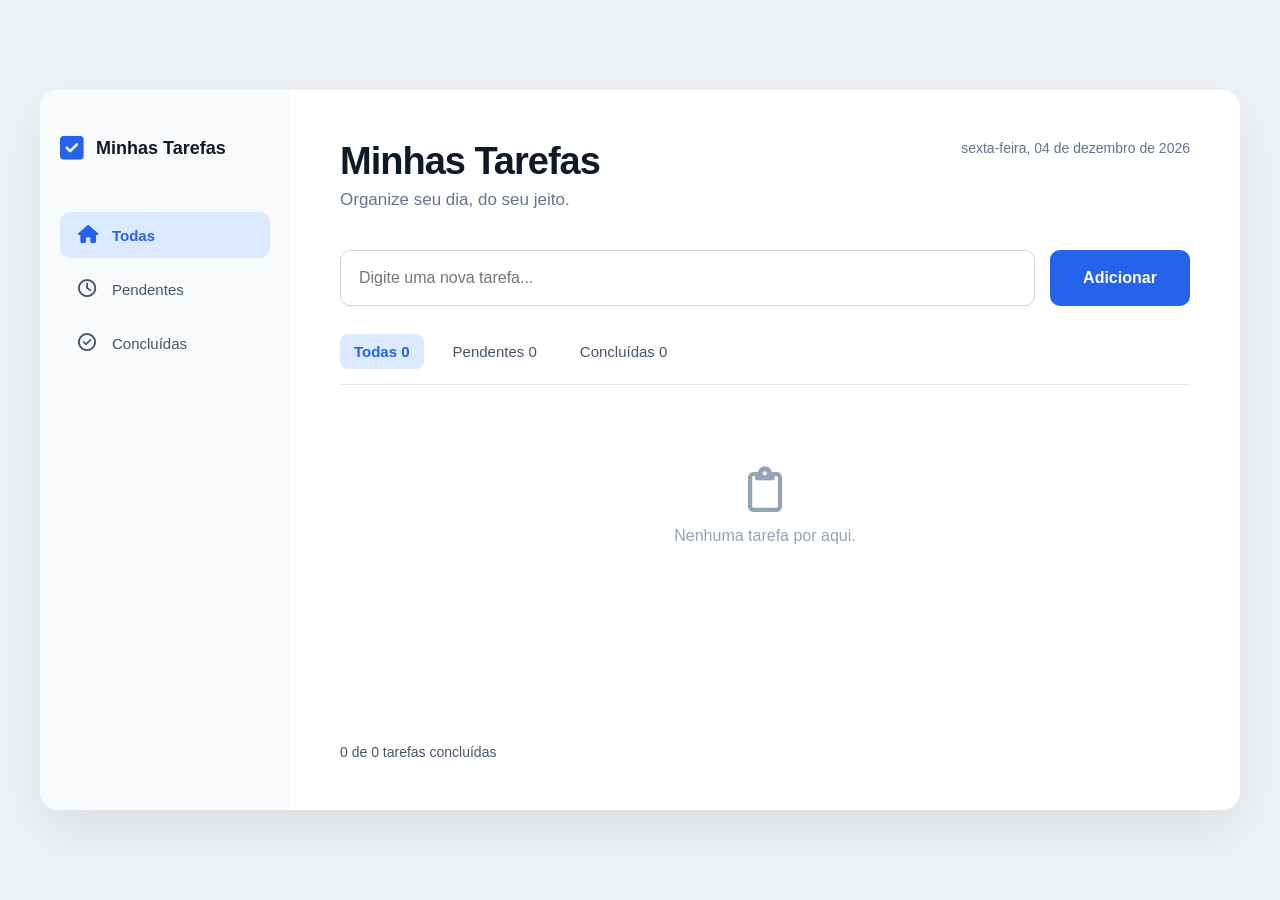
<file: projeto_list/index.html>
<!DOCTYPE html>
<html lang="pt-BR">
<head>
    <meta charset="UTF-8">
    <meta name="viewport" content="width=device-width, initial-scale=1.0">
    <title>Minhas Tarefas</title>

    <link rel="stylesheet" href="./styles/style.css">
    <link rel="stylesheet" href="https://cdnjs.cloudflare.com/ajax/libs/font-awesome/6.5.2/css/all.min.css">
</head>

<body>

    <main class="app">

        <aside class="sidebar">

            <div class="logo">
                <i class="fa-solid fa-square-check"></i>
                <span>Minhas Tarefas</span>
            </div>

            <nav>
                <button class="menu-item ativo" data-filtro="todas">
                    <i class="fa-solid fa-house"></i>
                    Todas
                </button>

                <button class="menu-item" data-filtro="pendentes">
                    <i class="fa-regular fa-clock"></i>
                    Pendentes
                </button>

                <button class="menu-item" data-filtro="concluidas">
                    <i class="fa-regular fa-circle-check"></i>
                    Concluídas
                </button>
            </nav>

        </aside>

        <section class="conteudo">

            <header class="topo">
                <div>
                    <h1>Minhas Tarefas</h1>
                    <p>Organize seu dia, do seu jeito.</p>
                </div>

                <span id="dataAtual"></span>
            </header>

            <div class="nova-tarefa">

                <input type="text"id="inputTarefa" placeholder="Digite uma nova tarefa...">

                <button id="btnAdicionar">
                    Adicionar
                </button>

            </div>

            <div class="filtros">

                <button class="filtro ativo" data-filtro="todas">
                    Todas
                    <span id="contadorTodas">0</span>
                </button>

                <button class="filtro" data-filtro="pendentes">
                    Pendentes
                    <span id="contadorPendentes">0</span>
                </button>

                <button class="filtro" data-filtro="concluidas">
                    Concluídas
                    <span id="contadorConcluidas">0</span>
                </button>

            </div>

            <div id="listaTarefas" class="lista-tarefas"></div>

            <footer class="rodape">

                <span id="progresso">
                    0 de 0 tarefas concluídas
                </span>

            </footer>

        </section>

    </main>

    <script src="script.js"></script>

</body>

</html>
</file>
<file: projeto_list/styles/style.css>
* {
    margin: 0;
    padding: 0;
    box-sizing: border-box;
}

body {
    font-family: -apple-system, BlinkMacSystemFont,"Segoe UI",Roboto, Helvetica,Arial, sans-serif;
    background: #eef1f5;
    color: #111827;
    min-height: 100vh;
    display: flex;
    justify-content: center;
    align-items: center;
    padding: 25px;
}

.app {
    width: 100%;
    max-width: 1200px;
    min-height: 720px;
    background: white;
    display: grid;
    grid-template-columns: 250px 1fr;
    border-radius: 18px;
    overflow: hidden;
    box-shadow: 0 20px 50px rgba(0, 0, 0, 0.08);
}

.sidebar {
    background: #f8fafc;
    padding: 45px 20px;
    display: flex;
    flex-direction: column;
}

.logo {
    display: flex;
    align-items: center;
    gap: 12px;

    font-size: 18px;
    font-weight: 700;

    margin-bottom: 50px;
}

.logo i {
    font-size: 27px;
    color: #2563eb;
}

.sidebar nav {
    display: flex;
    flex-direction: column;
    gap: 8px;
}

.menu-item {
    border: none;
    background: transparent;
    padding: 14px 18px;
    display: flex;
    align-items: center;
    gap: 14px;
    border-radius: 10px;
    cursor: pointer;
    font-size: 15px;
    color: #475569;
    text-align: left;
    transition: 0.2s;
}

.menu-item:hover {
    background: #eaf2ff;
}

.menu-item.ativo {
    background: #dbeafe;
    color: #2563eb;
    font-weight: 600;
}

.menu-item i {
    width: 20px;
    font-size: 18px;
}

.frase {
    margin-top: auto;
    color: #64748b;
    font-size: 15px;
    line-height: 1.6;
}

.conteudo {
    padding: 50px;
    display: flex;
    flex-direction: column;
}

.topo {
    display: flex;
    justify-content: space-between;
    align-items: flex-start;
    margin-bottom: 40px;
}

.topo h1 {
    font-size: 38px;
    letter-spacing: -1px;
    margin-bottom: 7px;
}

.topo p {
    color: #64748b;
    font-size: 17px;
}

#dataAtual {
    font-size: 14px;
    color: #64748b;
}

.nova-tarefa {
    display: flex;
    gap: 15px;
    margin-bottom: 28px;
}

.nova-tarefa input {
    flex: 1;
    height: 56px;
    border: 1px solid #cbd5e1;
    border-radius: 10px;
    padding: 0 18px;
    font-family: inherit;
    font-size: 16px;
    outline: none;
    transition: 0.2s;
}

.nova-tarefa input:focus {
    border-color: #2563eb;
    box-shadow: 0 0 0 3px rgba(37, 99, 235, 0.1);
}

.nova-tarefa button {
    min-width: 140px;
    border: none;
    background: #2563eb;
    color: white;
    font-family: inherit;
    font-size: 16px;
    font-weight: 600;
    border-radius: 10px;
    cursor: pointer;
    transition: 0.2s;
}

.nova-tarefa button:hover {
    background: #1d4ed8;
}

.filtros {
    display: flex;
    gap: 15px;
    border-bottom: 1px solid #e2e8f0;
    margin-bottom: 22px;
    padding-bottom: 15px;
}

.filtro {
    border: none;
    background: transparent;
    padding: 9px 14px;
    border-radius: 8px;
    cursor: pointer;
    font-family: inherit;
    font-size: 15px;
    color: #475569;
    transition: 0.2s;
}

.filtro:hover {
    background: #f1f5f9;
}

.filtro.ativo {
    background: #dbeafe;
    color: #2563eb;

    font-weight: 600;
}

.lista-tarefas {
    display: flex;
    flex-direction: column;
    gap: 10px;
}

.tarefa {
    width: 100%;
    min-height: 60px;
    border: 1px solid #e2e8f0;
    border-radius: 10px;
    padding: 12px 16px;
    display: flex;
    align-items: center;
    gap: 15px;
    transition: 0.2s;
}

.tarefa:hover {
    border-color: #bfdbfe;
    background: #f8fbff;
}

.check {
    width: 24px;
    height: 24px;
    border: 2px solid #94a3b8;
    border-radius: 5px;
    background: white;
    cursor: pointer;
    display: flex;
    align-items: center;
    justify-content: center;
    flex-shrink: 0;
    color: white;
    transition: 0.2s;
}

.tarefa.concluida .check {
    background: #2563eb;
    border-color: #2563eb;
}

.tarefa.concluida .check::after {
    content: "✓";
}

.texto-tarefa {
    flex: 1;
    font-size: 16px;
    word-break: break-word;
}

.tarefa.concluida .texto-tarefa {
    text-decoration: line-through;
    color: #94a3b8;
}

.excluir {
    width: 35px;
    height: 35px;
    border: none;
    background: transparent;
    border-radius: 8px;
    color: #64748b;
    cursor: pointer;
    font-size: 17px;
    transition: 0.2s;
}

.excluir:hover {
    background: #fee2e2;
    color: #dc2626;
}

.vazio {
    text-align: center;
    padding: 60px 20px;
    color: #94a3b8;
}

.vazio i {
    font-size: 45px;
    display: block;
    margin-bottom: 15px;
}

.rodape {
    margin-top: auto;
    padding-top: 40px;
    display: flex;
    justify-content: space-between;
    color: #475569;
    font-size: 14px;
}

@media (max-width: 750px) {

    body {
        padding: 0;
        background: white;
        align-items: flex-start;
    }

    .app {
        min-height: 100vh;
        display: block;
        border-radius: 0;
        box-shadow: none;
    }

    .sidebar {
        display: none;
    }

    .conteudo {
        padding: 30px 20px 25px;
        min-height: 100vh;
    }

    .topo {
        margin-bottom: 30px;
    }

    .topo h1 {
        font-size: 28px;
    }

    .topo p {
        font-size: 15px;
    }

    #dataAtual {
        display: none;
    }

    .nova-tarefa {
        gap: 10px;
    }

    .nova-tarefa input {
        height: 50px;
        font-size: 14px;
    }

    .nova-tarefa button {
        min-width: 95px;
        padding: 0 15px;
        font-size: 14px;
    }

    .filtros {
        display: grid;
        grid-template-columns: repeat(3, 1fr);
        gap: 7px;
    }

    .filtro {
        padding: 10px 5px;
        font-size: 13px;
    }

    .tarefa {
        padding: 12px;
        min-height: 58px;
    }

    .texto-tarefa {
        font-size: 15px;
    }

    .rodape {
        margin-top: 30px;
        gap: 20px;
        font-size: 12px;
    }

}

@media (max-width: 420px) {

    .nova-tarefa {
        flex-direction: column;
    }

    .nova-tarefa button {
        width: 100%;
        min-height: 48px;
    }

}

button:focus-visible,
input:focus-visible {
    outline: 3px solid rgba(37, 99, 235, 0.35);
    outline-offset: 2px;
}
</file>
